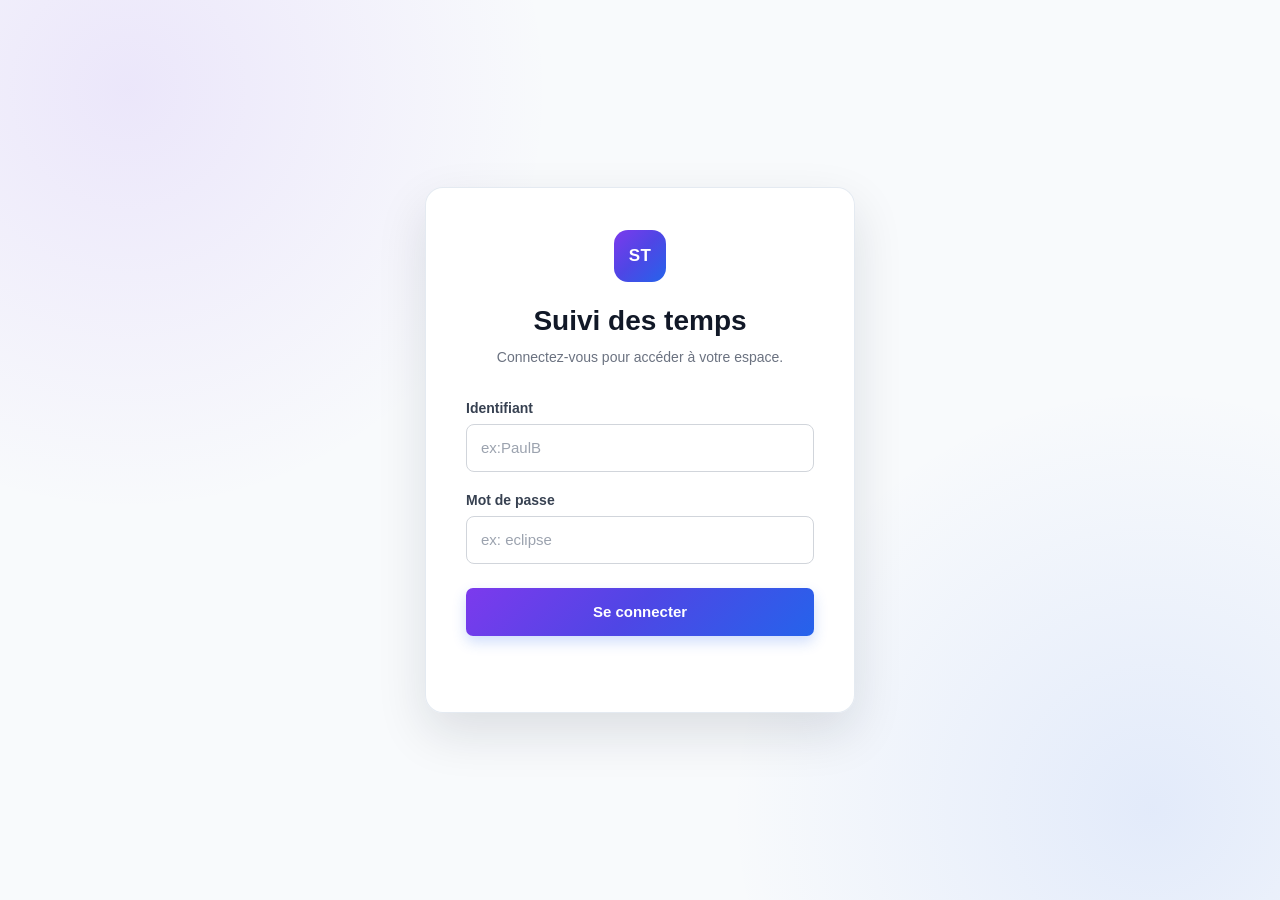
<file: index.html>
<!DOCTYPE html>
<html lang="fr">
<head>
    <meta charset="UTF-8">
    <meta name="viewport" content="width=device-width, initial-scale=1.0">

    <title>Suivi des temps - Connexion</title>

    <link rel="stylesheet" href="css/design.css">
</head>

<body>

    <div class="login-container">

        <h1>Suivi des temps</h1>

        <p>Connectez-vous pour accéder à votre espace.</p>

        <form id="loginForm">

            <label for="username">Identifiant</label>
            <input
                type="text"
                id="username"
                placeholder="ex:PaulB"
                required
            >

            <label for="password">Mot de passe</label>
            <input
                type="password"
                id="password"
                placeholder="ex: eclipse"
                required
            >

            <button type="submit">
                Se connecter
            </button>

            <p id="loginError"></p>

        </form>

    </div>

    <script src="js/login.js"></script>

</body>
</html>
</file>
<file: css/design.css>
/* ==========================================
   RESET
========================================== */

* {
    box-sizing: border-box;
    margin: 0;
    padding: 0;
}


/* ==========================================
   PAGE
========================================== */

body {
    font-family: Arial, Helvetica, sans-serif;
    background:
        radial-gradient(circle at 10% 10%, rgba(124, 58, 237, 0.10), transparent 30%),
        radial-gradient(circle at 90% 90%, rgba(37, 99, 235, 0.10), transparent 30%),
        #f8fafc;
    color: #1f2937;
    min-height: 100vh;
}


/* ==========================================
   HEADER
========================================== */

.header {
    background-color: #ffffff;
    display: flex;
    justify-content: space-between;
    align-items: center;
    padding: 20px 40px;
    border-bottom: 1px solid #e5e7eb;
}

.header h1 {
    margin-bottom: 5px;
}

.header p {
    color: #666;
}


/* ==========================================
   DASHBOARD
========================================== */

.dashboard {
    width: 90%;
    max-width: 1100px;
    margin: 40px auto;
    display: flex;
    flex-direction: column;
    gap: 25px;
}


/* ==========================================
   CARDS
========================================== */

.card {
    background-color: white;
    padding: 30px;
    border-radius: 12px;
    box-shadow: 0 8px 25px rgba(15, 23, 42, 0.07);
}

.card h2 {
    margin-bottom: 25px;
}


/* ==========================================
   FORMULAIRE
========================================== */

.form-group {
    display: flex;
    flex-direction: column;
    margin-bottom: 20px;
}

.form-group label {
    font-weight: bold;
    margin-bottom: 8px;
}

.form-group input,
.form-group select {
    padding: 11px;
    border: 1px solid #ccc;
    border-radius: 6px;
    font-size: 15px;
}


/* ==========================================
   BOUTONS
========================================== */

button {
    border: none;
    border-radius: 7px;
    padding: 11px 18px;
    font-size: 15px;
    cursor: pointer;
    transition: transform 0.15s ease, box-shadow 0.15s ease, opacity 0.15s ease;
}

button:hover {
    opacity: 0.95;
}

button:active {
    transform: translateY(1px);
}

#activityForm button {
    background: linear-gradient(135deg, #7c3aed 0%, #4f46e5 48%, #2563eb 100%);
    color: white;
    width: 100%;
}

#logoutButton {
    background-color: #e5e7eb;
    color: #222;
}


/* ==========================================
   TABLEAU
========================================== */

.section-header {
    display: flex;
    justify-content: space-between;
    align-items: center;
    margin-bottom: 20px;
}

.table-container {
    overflow-x: auto;
}

table {
    width: 100%;
    border-collapse: collapse;
}

th,
td {
    text-align: left;
    padding: 14px;
    border-bottom: 1px solid #ddd;
}

th {
    background-color: #f3f4f6;
}


/* ==========================================
   BOUTON SUPPRESSION
========================================== */

.delete-button {
    background-color: #fee2e2;
    color: #b91c1c;
    padding: 7px 12px;
}


/* ==========================================
   PAGE DE CONNEXION
========================================== */

body:has(.login-container) {
    display: flex;
    align-items: center;
    justify-content: center;
    padding: 30px 16px;
}

.login-container {
    width: min(100%, 430px);
    margin: 0;
    padding: 42px 40px;
    background: rgba(255, 255, 255, 0.98);
    border: 1px solid rgba(226, 232, 240, 0.9);
    border-radius: 18px;
    box-shadow: 0 20px 50px rgba(15, 23, 42, 0.12);
}

.login-container::before {
    content: "ST";
    display: flex;
    align-items: center;
    justify-content: center;
    width: 52px;
    height: 52px;
    margin: 0 auto 22px;
    border-radius: 14px;
    background: linear-gradient(135deg, #7c3aed 0%, #4f46e5 48%, #2563eb 100%);
    color: #ffffff;
    font-size: 17px;
    font-weight: 700;
    letter-spacing: 0.5px;
}

.login-container h1 {
    margin-bottom: 9px;
    color: #111827;
    text-align: center;
    font-size: 28px;
    line-height: 1.2;
}

.login-container > p {
    color: #6b7280;
    margin-bottom: 32px;
    text-align: center;
    font-size: 14px;
    line-height: 1.5;
}


/* ==========================================
   CHAMPS DE CONNEXION
========================================== */

#loginForm {
    display: flex;
    flex-direction: column;
}

#loginForm label {
    display: block;
    margin-bottom: 8px;
    color: #374151;
    font-size: 14px;
    font-weight: 600;
}

#loginForm input {
    width: 100%;
    height: 48px;
    margin-bottom: 20px;
    padding: 0 14px;
    border: 1px solid #d1d5db;
    border-radius: 8px;
    background: #ffffff;
    color: #111827;
    font-family: inherit;
    font-size: 15px;
    outline: none;
    transition: border-color 0.2s ease, box-shadow 0.2s ease, background-color 0.2s ease;
}

#loginForm input::placeholder {
    color: #9ca3af;
}

#loginForm input:hover {
    border-color: #9ca3af;
}

#loginForm input:focus {
    border-color: #6366f1;
    background: #ffffff;
    box-shadow: 0 0 0 3px rgba(99, 102, 241, 0.14);
}


/* ==========================================
   BOUTON CONNEXION
========================================== */

.login-container button {
    width: 100%;
    height: 48px;
    margin-top: 4px;
    background: linear-gradient(135deg, #7c3aed 0%, #4f46e5 48%, #2563eb 100%);
    color: #ffffff;
    font-weight: 600;
    box-shadow: 0 6px 14px rgba(37, 99, 235, 0.22);
}

.login-container button:hover {
    background: linear-gradient(135deg, #6d28d9 0%, #4338ca 48%, #1d4ed8 100%);
    box-shadow: 0 8px 18px rgba(37, 99, 235, 0.28);
}


/* ==========================================
   MESSAGE D'ERREUR
========================================== */

#loginError {
    min-height: 20px;
    margin-top: 14px;
    color: #dc2626;
    text-align: center;
    font-size: 13px;
    line-height: 1.4;
}


/* ==========================================
   FILTRES
========================================== */

.filters {
    display: grid;
    grid-template-columns: 1fr 1fr;
    gap: 20px;
    margin-bottom: 25px;
    padding: 20px;
    background-color: #f8fafc;
    border-radius: 8px;
}


/* ==========================================
   RESPONSIVE
========================================== */

@media (max-width: 700px) {

    body:has(.login-container) {
        padding: 20px 14px;
    }

    .login-container {
        padding: 34px 24px;
        border-radius: 14px;
    }

    .login-container h1 {
        font-size: 24px;
    }

    .header {
        padding: 20px;
        flex-direction: column;
        align-items: flex-start;
        gap: 15px;
    }

    .dashboard {
        width: 95%;
        margin: 20px auto;
    }

    .card {
        padding: 20px;
    }

    .section-header {
        flex-direction: column;
        align-items: flex-start;
        gap: 10px;
    }

    .filters {
        grid-template-columns: 1fr;
    }
}


/* ==========================================
   HISTORIQUE / EXPORT EXCEL
========================================== */

.history-actions {
    display: flex;
    align-items: center;
    gap: 18px;
}

.total-hours {
    color: #4b5563;
    white-space: nowrap;
}

.total-hours strong {
    color: #111827;
}

.export-button {
    background-color: #15803d;
    color: #ffffff;
    font-weight: 600;
    padding: 10px 15px;
    white-space: nowrap;
    box-shadow: 0 5px 12px rgba(21, 128, 61, 0.18);
}

.export-button:hover {
    background-color: #166534;
    box-shadow: 0 7px 15px rgba(21, 128, 61, 0.24);
}

@media (max-width: 700px) {

    .history-actions {
        width: 100%;
        flex-direction: column;
        align-items: stretch;
        gap: 12px;
    }

    .total-hours {
        text-align: left;
    }

    .export-button {
        width: 100%;
    }
}


/* ==========================================
   IDENTITÉ VISUELLE VIOLET → BLEU
========================================== */

.header h1,
.card h2 {
    background: linear-gradient(90deg, #7c3aed 0%, #4f46e5 48%, #2563eb 100%);
    -webkit-background-clip: text;
    background-clip: text;
    color: transparent;
}

.header {
    border-bottom: 1px solid rgba(99, 102, 241, 0.15);
}

.card {
    border: 1px solid rgba(99, 102, 241, 0.08);
}

#activityForm button {
    background: linear-gradient(135deg, #7c3aed 0%, #4f46e5 48%, #2563eb 100%);
    color: white;
    box-shadow: 0 8px 18px rgba(79, 70, 229, 0.20);
}

#activityForm button:hover {
    background: linear-gradient(135deg, #6d28d9 0%, #4338ca 48%, #1d4ed8 100%);
}
</file>
